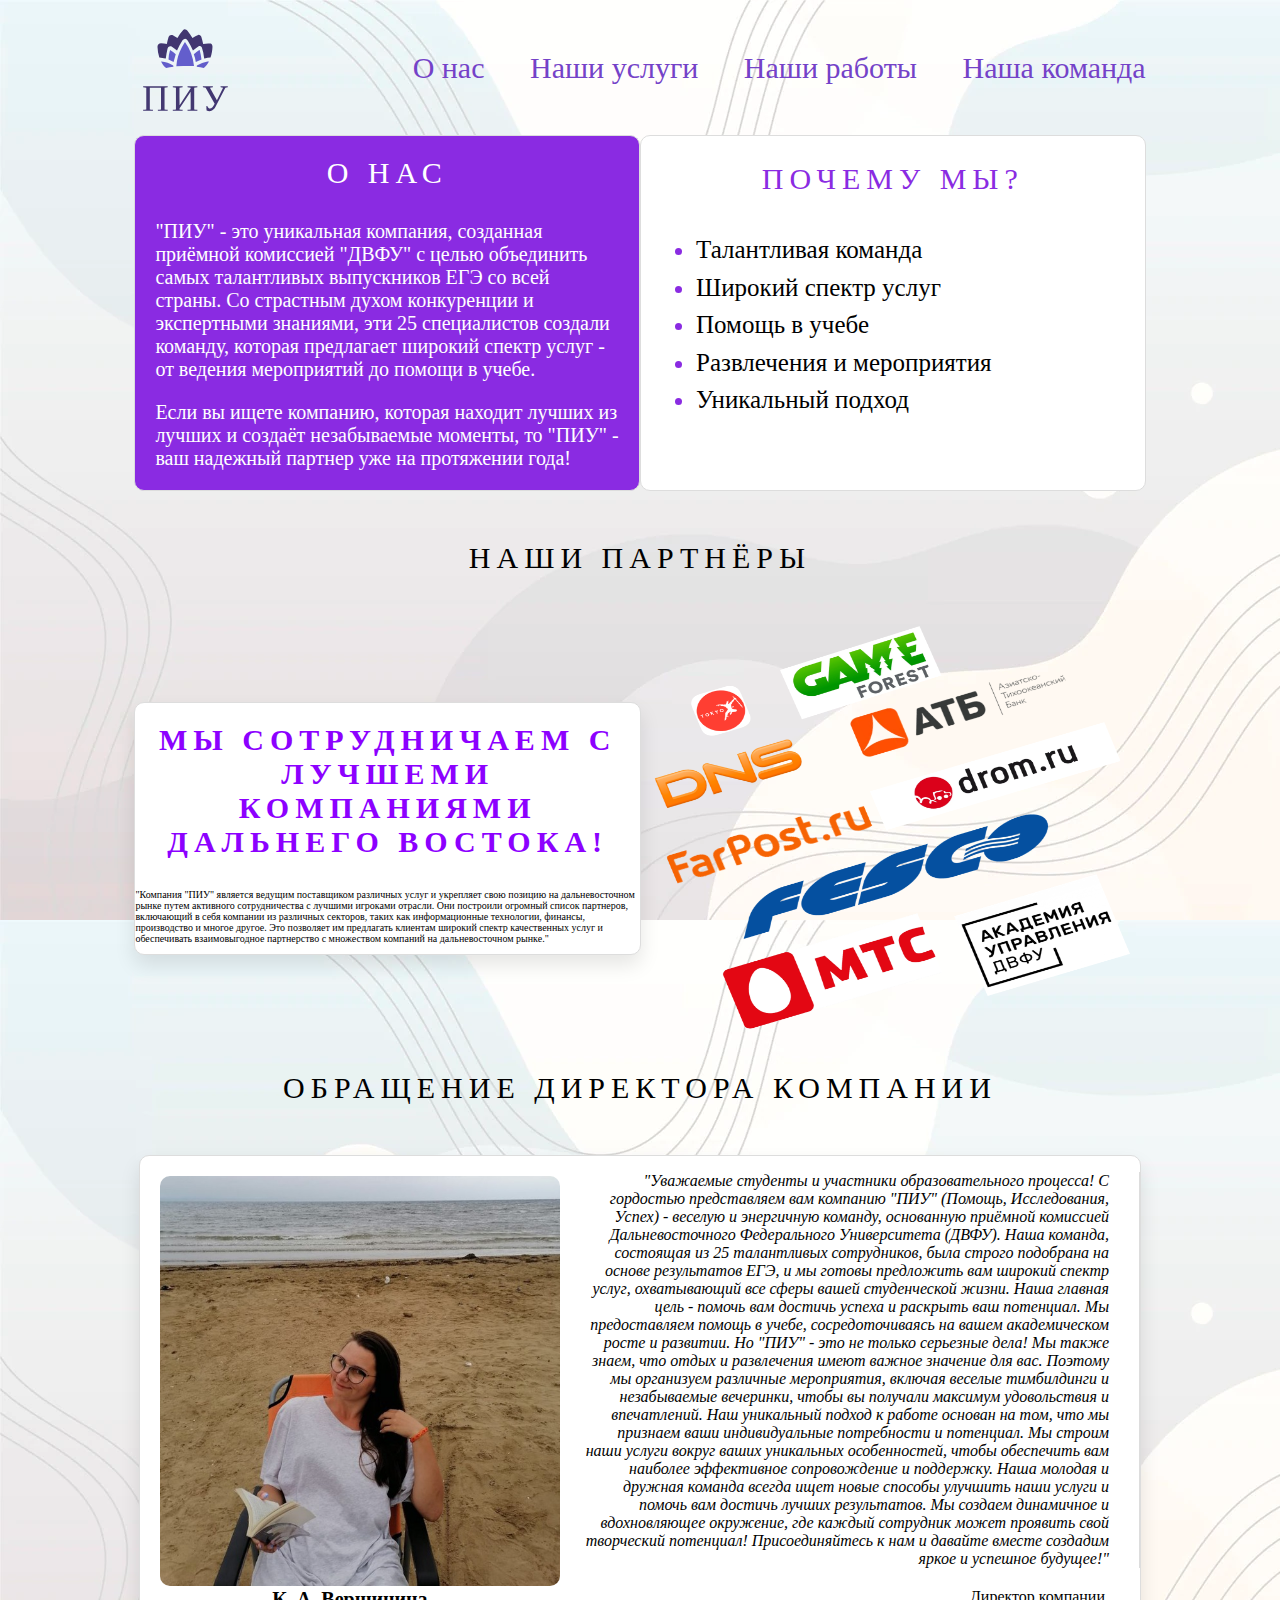
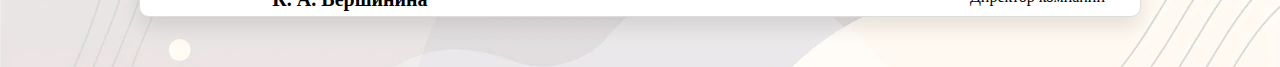
<file: Website/AboutUs.html>
<!DOCTYPE html>
<html lang="ru">
  <head>
  	
    <meta charset="utf-8">
    <meta http-equiv="X-UA-Compatible" content="IE=edge">
    <meta name="viewport" content="width=device-width, initial-scale=1">
    <link rel="icon" href="img/Logo.svg">
    <title>О нас - ПИУ</title>
    <link href="css/style.css" rel="stylesheet">
   
  </head>
  <body>

      <header>
        <a href="Website.html"><img src="img/Logo.svg" alt="Главная" title = "Главная"></a>
        <!-- Меню -->
        <nav>
          <a class="menu" href="AboutUs.html">О нас</a>
          <a class="menu" href="Services.html">Наши услуги</a>
          <a class="menu" href="Works.html">Наши работы</a>
          <a class="menu" href="Team.html">Наша команда</a>
        </nav>
      </header>

      <main>
        <div class="start">
        <div class="half-violet">
          <h1>О нас</h1>
          <p>"ПИУ" - это уникальная компания, созданная приёмной комиссией "ДВФУ" с целью объединить самых талантливых выпускников ЕГЭ со всей страны. Со страстным духом конкуренции и экспертными знаниями, эти 25 специалистов создали команду, которая предлагает широкий спектр услуг - от ведения мероприятий до помощи в учебе. 
</p>

         <p> Если вы ищете компанию, которая находит лучших из лучших и создаёт незабываемые моменты, то "ПИУ" - ваш надежный партнер уже на протяжении года!</p>
        </div>

        <div class="half-white">
          <h1>Почему мы?</h1>
          <ul>
            <li><span>Талантливая команда</span></li>
            <li><span>Широкий спектр услуг</span></li>
            <li><span>Помощь в учебе</span></li>
            <li><span>Развлечения и мероприятия</span></li>
            <li><span>Уникальный подход</span></li>
        </ul>
        </div>
      </div>
      <h1>Наши партнёры</h1>
      <div class = "partners">
      <img src="img/партнёры.png" alt="Услуга 3">
      <div class = "inf">
      <h1>Мы сотрудничаем с лучшеми компаниями дальнего востока!</h1>
      <p class="">"Компания "ПИУ" является ведущим поставщиком различных услуг и укрепляет свою позицию на дальневосточном рынке путем активного сотрудничества с лучшими игроками отрасли. Они построили огромный список партнеров, включающий в себя компании из различных секторов, таких как информационные технологии, финансы, производство и многое другое. Это позволяет им предлагать клиентам широкий спектр качественных услуг и обеспечивать взаимовыгодное партнерство с множеством компаний на дальневосточном рынке."</p>
    </div>
    </div>
<h1>Обращение директора компании</h1>
       <div class="card_4">
        <div class = "right">
      <img src="img/директор.jpg" alt="Фото директора">
      <div class="card__initials_4">К. А. Вершинина</div>
      </div>
      <div class = "left">
        <p class="card__quote_4">"Уважаемые студенты и участники образовательного процесса!
С гордостью представляем вам компанию "ПИУ" (Помощь, Исследования, Успех) - веселую и энергичную команду, основанную приёмной комиссией Дальневосточного Федерального Университета (ДВФУ). Наша команда, состоящая из 25 талантливых сотрудников, была строго подобрана на основе результатов ЕГЭ, и мы готовы предложить вам широкий спектр услуг, охватывающий все сферы вашей студенческой жизни.
Наша главная цель - помочь вам достичь успеха и раскрыть ваш потенциал. Мы предоставляем помощь в учебе, сосредоточиваясь на вашем академическом росте и развитии. Но "ПИУ" - это не только серьезные дела! Мы также знаем, что отдых и развлечения имеют важное значение для вас. Поэтому мы организуем различные мероприятия, включая веселые тимбилдинги и незабываемые вечеринки, чтобы вы получали максимум удовольствия и впечатлений.
Наш уникальный подход к работе основан на том, что мы признаем ваши индивидуальные потребности и потенциал. Мы строим наши услуги вокруг ваших уникальных особенностей, чтобы обеспечить вам наиболее эффективное сопровождение и поддержку.
Наша молодая и дружная команда всегда ищет новые способы улучшить наши услуги и помочь вам достичь лучших результатов. Мы создаем динамичное и вдохновляющее окружение, где каждый сотрудник может проявить свой творческий потенциал!
Присоединяйтесь к нам и давайте вместе создадим яркое и успешное будущее!"</p>
        <div class="card__author_4">
          Директор компании
        </div>
      </div>
    </div>

      </main>
</file>
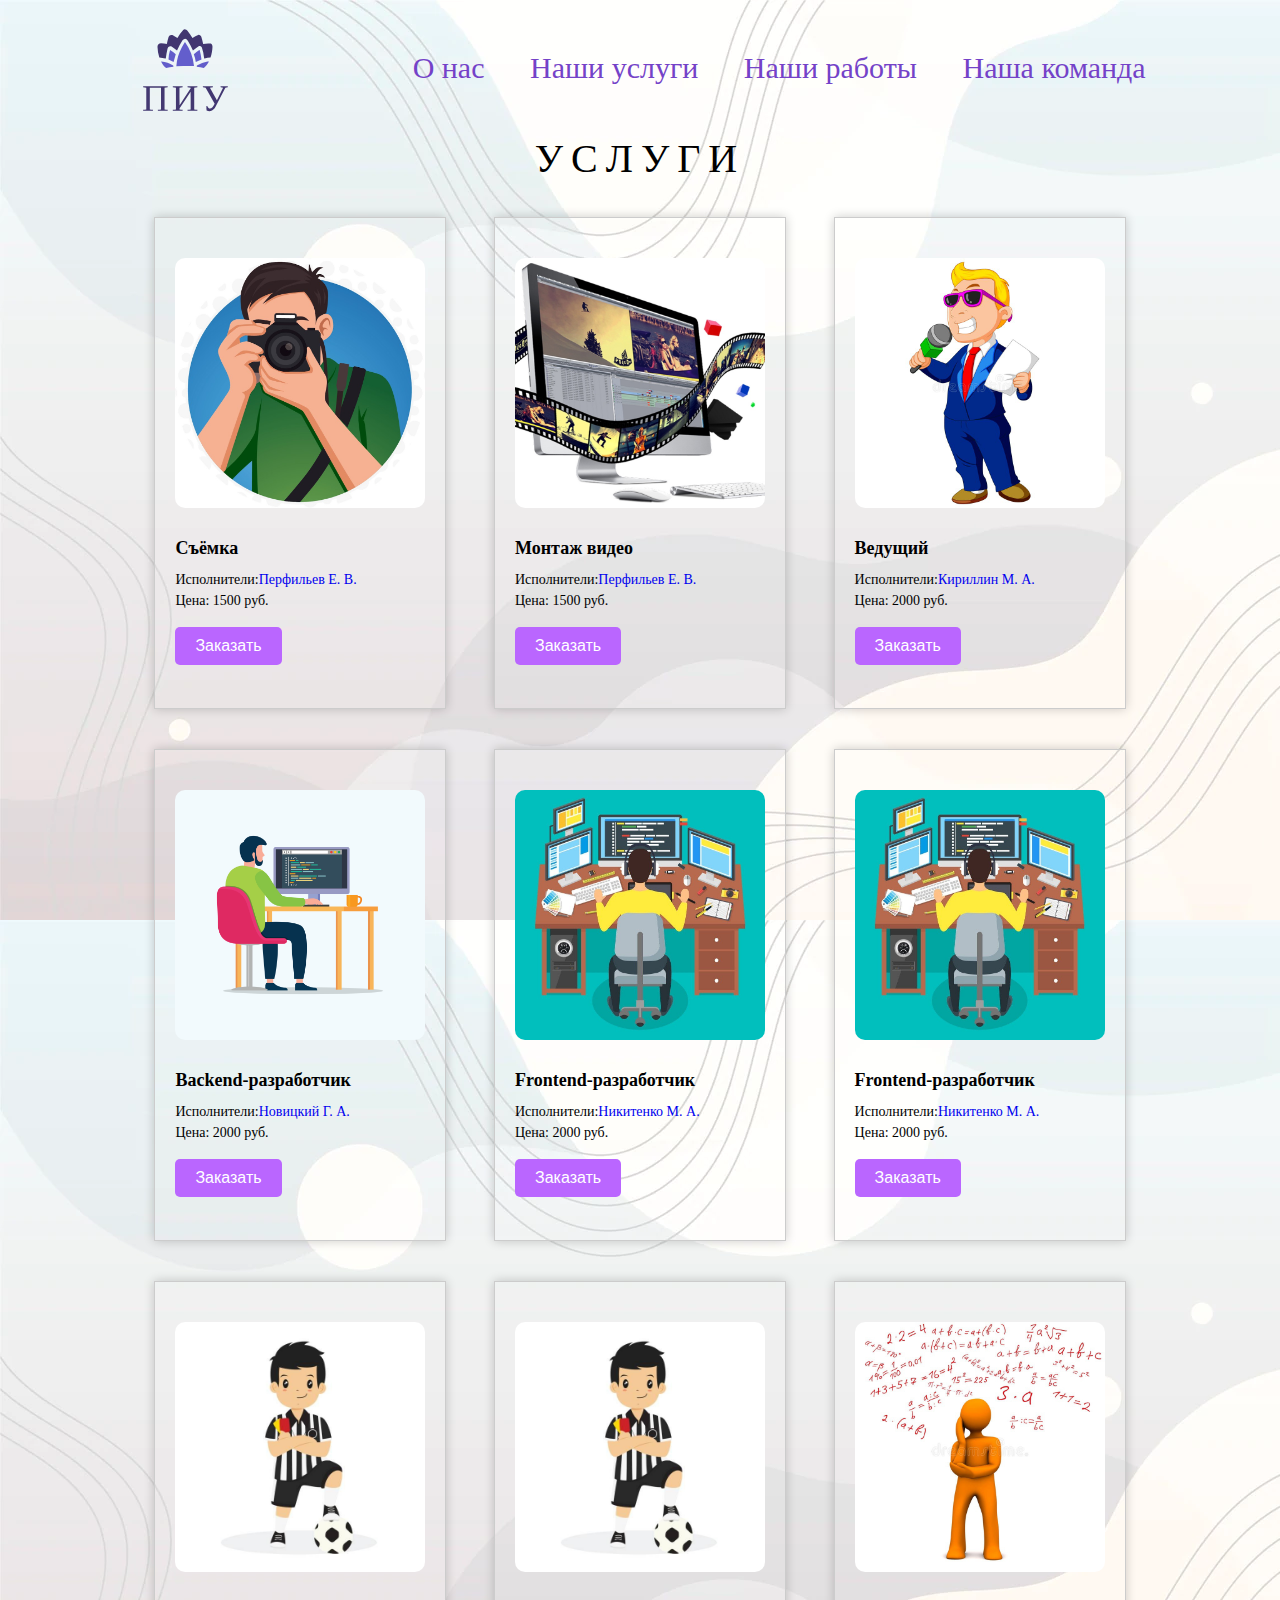
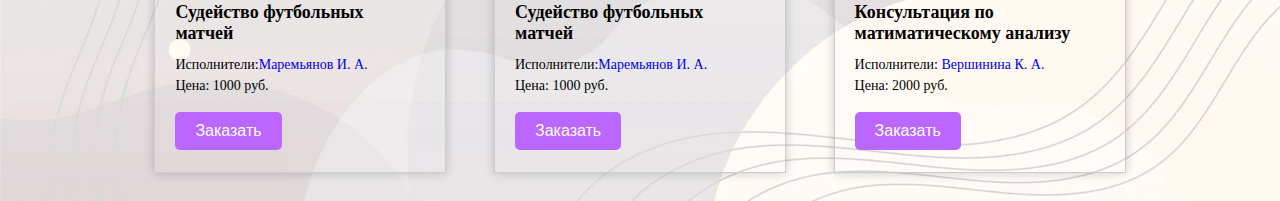
<file: Website/Services.html>
<!DOCTYPE html>
<html lang="ru">
  <head>
  	
    <meta charset="utf-8">
    <meta http-equiv="X-UA-Compatible" content="IE=edge">
    <meta name="viewport" content="width=device-width, initial-scale=1">
    <link rel="icon" href="img/Logo.svg">
    <title>Наши услуги - ПИУ</title>
    <link href="css/style.css" rel="stylesheet">
   
  </head>
  <body>

      <header>
        <a href="Website.html"><img src="img/Logo.svg" alt="Главная" title = "Главная"></a>
        <!-- Меню -->
        <nav>
          <a class="menu" href="AboutUs.html">О нас</a>
          <a class="menu" href="Services.html">Наши услуги</a>
          <a class="menu" href="Works.html">Наши работы</a>
          <a class="menu" href="Team.html">Наша команда</a>
        </nav>
      </header>
      <main>

        <div class="waviy">
   <span style="--i:1">У</span>
   <span style="--i:2">С</span>
   <span style="--i:3">Л</span>
   <span style="--i:4">У</span>
   <span style="--i:5">Г</span>
   <span style="--i:6">И</span>

  </div>

        <div class= "services">

             <div class="card_5">
              <img src="img/фото.jpg" alt="Услуга 2">
              <h3>Съёмка</h3>
              <p>Исполнители:<a href="Team.html#Evgeny">Перфильев Е. В.</a></p>
              <p>Цена: 1500 руб.</p>
              <button>Заказать</button>
             </div>

             <div class="card_5">
              <img src="img/монтаж.jpg" alt="Услуга 2">
              <h3>Монтаж видео</h3>
              <p>Исполнители:<a href="Team.html#Evgeny">Перфильев Е. В.</a></p>
              <p>Цена: 1500 руб.</p>
              <button>Заказать</button>
             </div>

             <div class="card_5">
              <img src="img/ведущий.jpg" alt="Услуга 3">
              <h3>Ведущий</h3>
              <p>Исполнители:<a href="Team.html#MaksimK">Кириллин М. А.</a></p>
              <p>Цена: 2000 руб.</p>
              <button>Заказать</button>
             </div>

             <div class="card_5">
              <img src="img/программист.jpg" alt="Услуга 3">
              <h3>Backend-разработчик</h3>
              <p>Исполнители:<a href="Team.html#Gosha">Новицкий Г. А.</a></p>
              <p>Цена: 2000 руб.</p>
              <button>Заказать</button>
             </div>

             <div class="card_5">
              <img src="img/фронт.jpg" alt="Услуга 3">
              <h3>Frontend-разработчик</h3>
              <p>Исполнители:<a href="Team.html#Maksim">Никитенко М. А.</a></p>
              <p>Цена: 2000 руб.</p>
              <button>Заказать</button>
             </div>

             <div class="card_5">
              <img src="img/фронт.jpg" alt="Услуга 3">
              <h3>Frontend-разработчик</h3>
              <p>Исполнители:<a href="Team.html#Maksim">Никитенко М. А.</a></p>
              <p>Цена: 2000 руб.</p>
              <button>Заказать</button>
             </div>

             <div class="card_5">
              <img src="img/судья.jpg" alt="Услуга 1">
              <h3>Судейство футбольных матчей</h3>
              <p>Исполнители:<a href="Team.html#Vanya">Маремьянов И. А.</a></p>
              <p>Цена: 1000 руб.</p>
              <button>Заказать</button>
            </div>

             <div class="card_5">
              <img src="img/судья.jpg" alt="Услуга 1">
              <h3>Судейство футбольных матчей</h3>
              <p>Исполнители:<a href="Team.html#Vanya">Маремьянов И. А.</a></p>
              <p>Цена: 1000 руб.</p>
              <button>Заказать</button>
            </div>

             <div class="card_5">
              <img src="img/математика.jpg" alt="Услуга 3">
              <h3>Консультация по матиматическому анализу</h3>
              <p>Исполнители: <a href="Team.html#Ksenya">Вершинина К. А.</a></p>
              <p>Цена: 2000 руб.</p>
              <button>Заказать</button>
             </div>

           </div>
      </main>
</file>
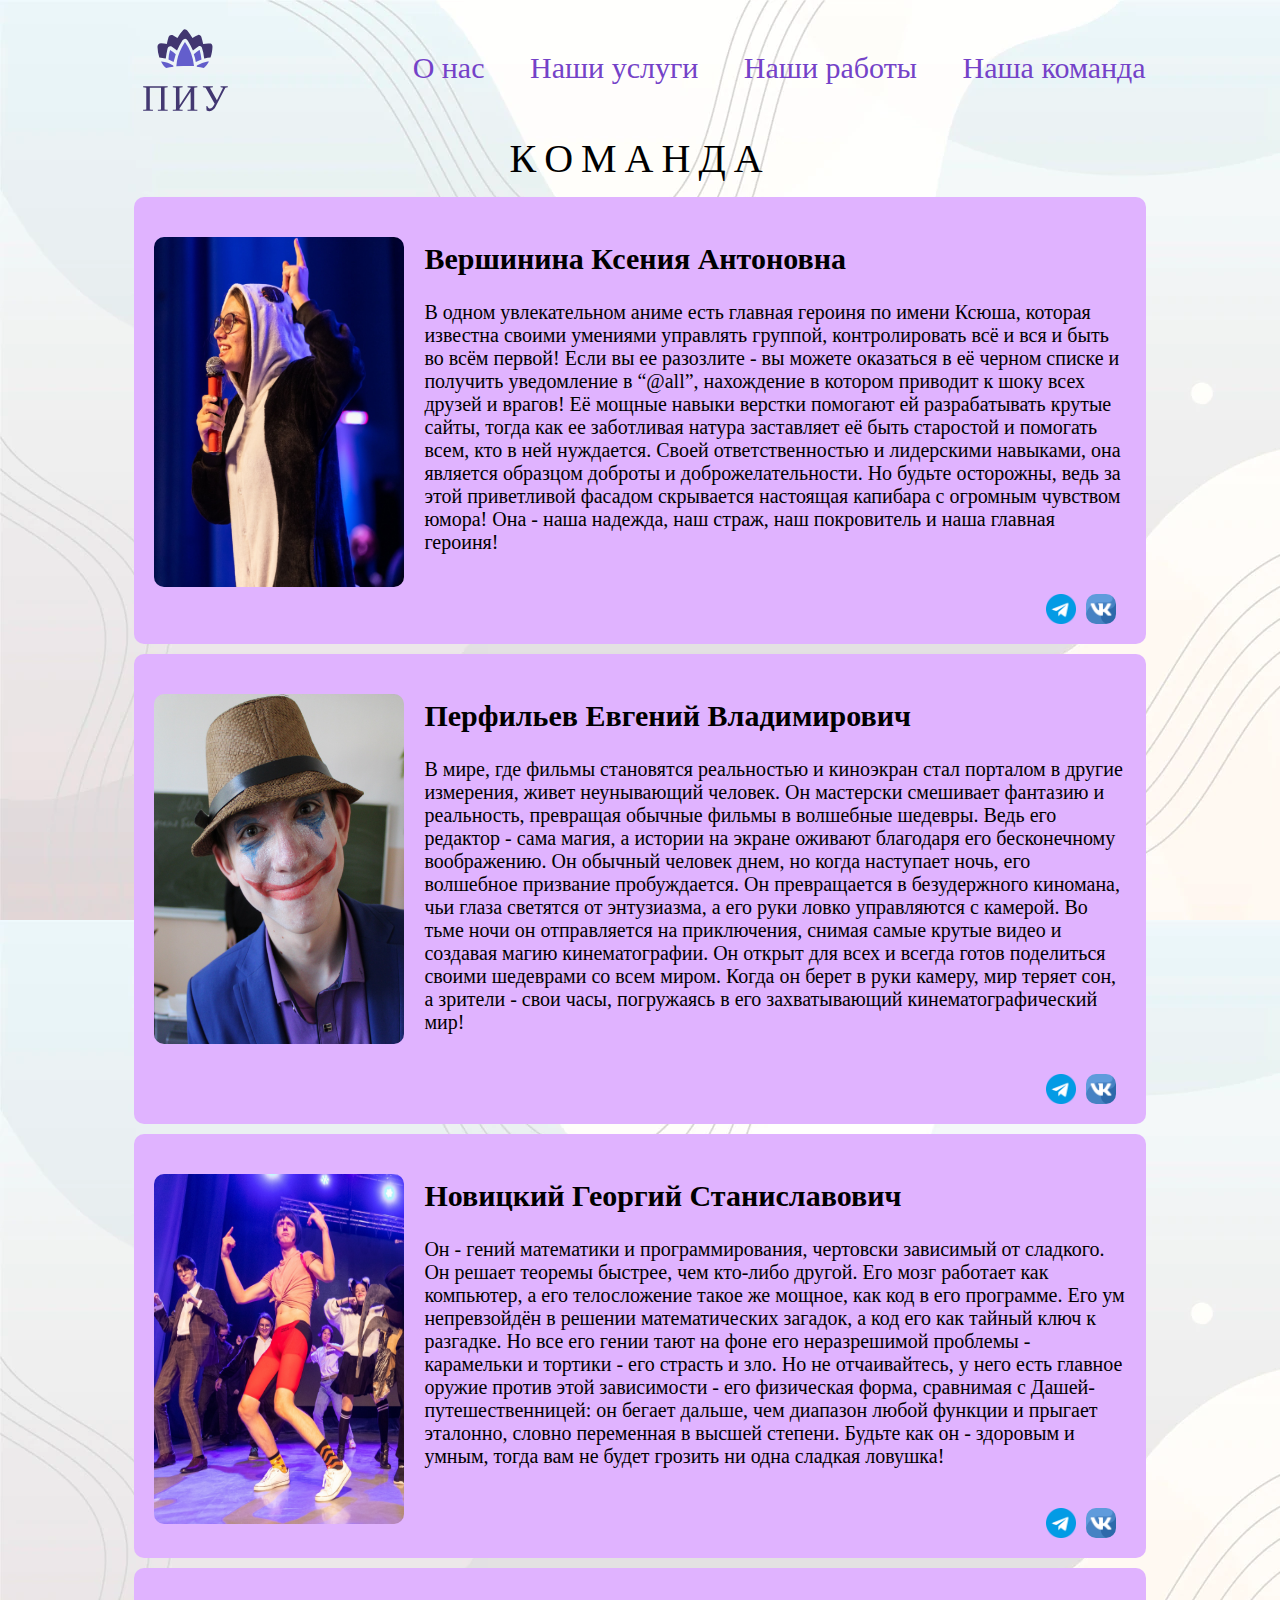
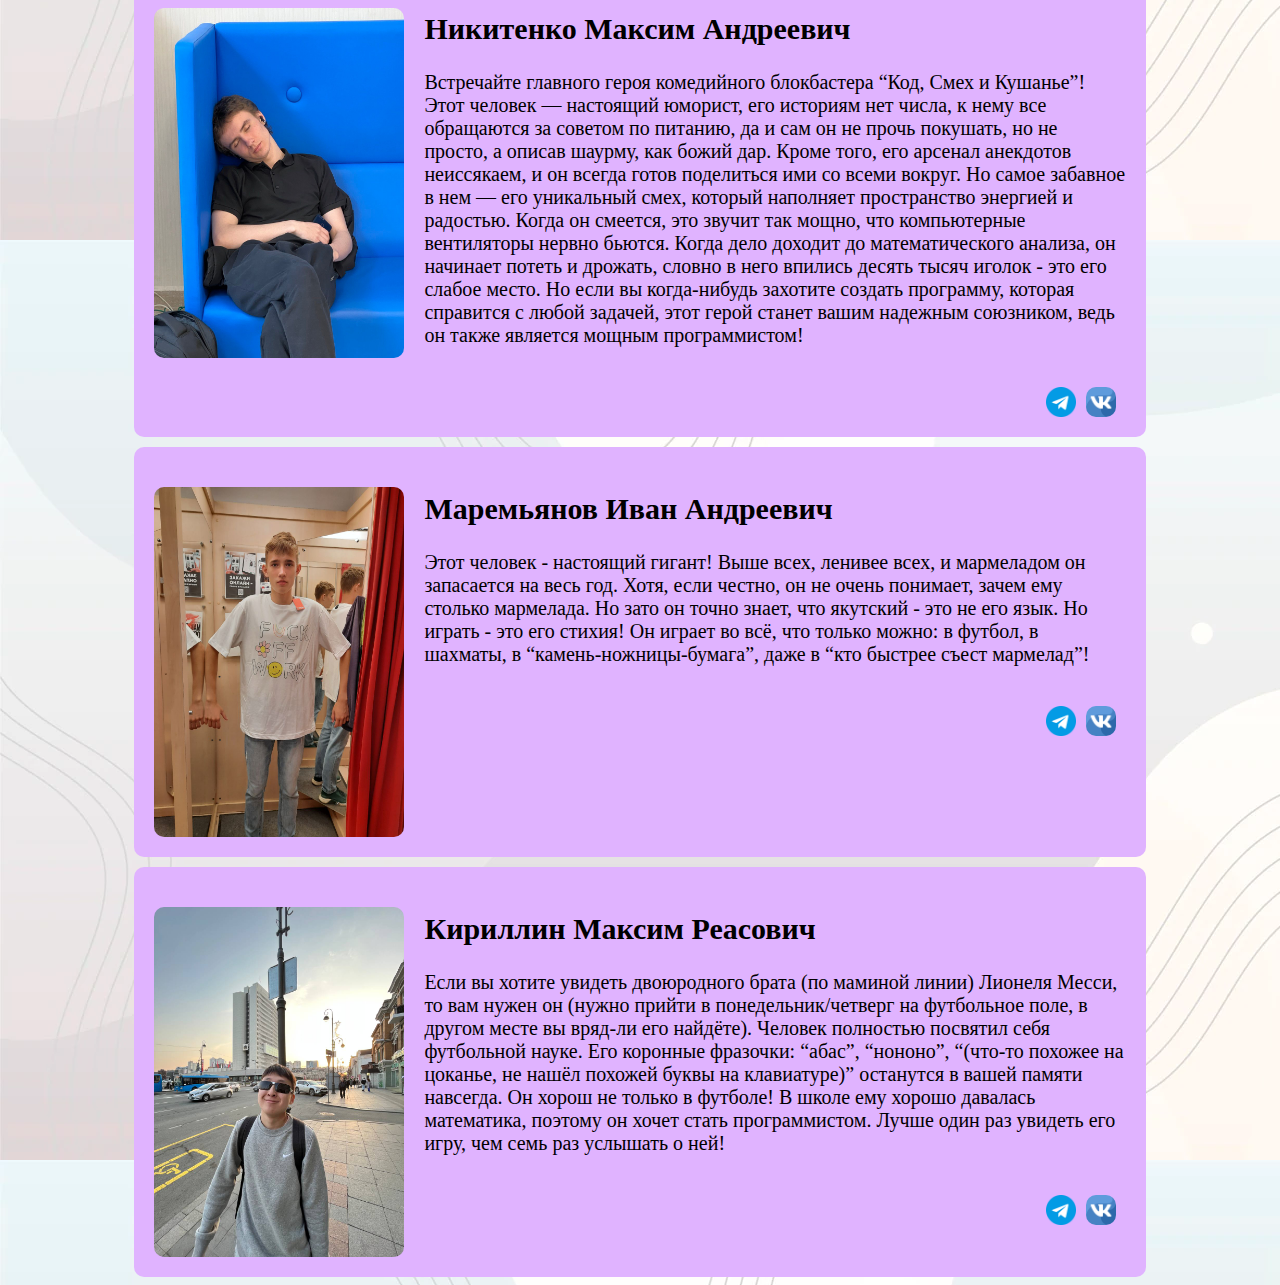
<file: Website/Team.html>
<!DOCTYPE html>
<html lang="ru">
  <head>
  	
    <meta charset="utf-8">
    <meta http-equiv="X-UA-Compatible" content="IE=edge">
    <meta name="viewport" content="width=device-width, initial-scale=1">
    <link rel="icon" href="img/Logo.svg">
    <title>Наша команда - ПИУ</title>
    <link href="css/style.css" rel="stylesheet">
   
  </head>
  <body>

      <header>
        <a href="Website.html"><img src="img/Logo.svg" alt="Главная" title = "Главная"></a>
        <!-- Меню -->
        <nav>
          <a class="menu" href="AboutUs.html">О нас</a>
          <a class="menu" href="Services.html">Наши услуги</a>
          <a class="menu" href="Works.html">Наши работы</a>
          <a class="menu" href="Team.html">Наша команда</a>
        </nav>
      </header>


      <main>
        
                <div class="waviy">
   <span style="--i:1">К</span>
   <span style="--i:2">О</span>
   <span style="--i:3">М</span>
   <span style="--i:4">А</span>
   <span style="--i:5">Н</span>
   <span style="--i:6">Д</span>
   <span style="--i:7">А</span>
   <span style="--i:8"></span>
  </div>

        <div class="card" id="Ksenia">
          <img class="photo" src="img/Ksenia.jpg" alt="Фотография человека">
          <div class="info">
            <h2>Вершинина Ксения Антоновна</h2>
            <p>В одном увлекательном аниме есть главная героиня по имени Ксюша, которая известна своими умениями управлять группой, контролировать всё и вся и быть во всём первой! Если вы ее разозлите - вы можете оказаться в её черном списке и получить уведомление в “@all”, нахождение в котором приводит к шоку всех друзей и врагов! Её мощные навыки верстки помогают ей разрабатывать крутые сайты, тогда как ее заботливая натура заставляет её быть старостой и помогать всем, кто в ней нуждается. Своей ответственностью и лидерскими навыками, она является образцом доброты и доброжелательности. Но будьте осторожны, ведь за этой приветливой фасадом скрывается настоящая капибара с огромным чувством юмора! Она - наша надежда, наш страж, наш покровитель и наша главная героиня!</p>
            <a href="#vk" onclick="window.open('https://vk.com/ksusavershinina')"><img class="messenger" src="img/vk.png" alt="VK"></a>
            <a href="#vk" onclick="window.open('https://t.me/ksusaversinina')"><img class="messenger" src="img/tg.png" alt="VK"></a>
          </div>
        </div>

        <div class="card" id="Evgeny">
          <img class="photo" src="img/Evgeny.jpg" alt="Фотография человека">
          <div class="info">
            <h2>Перфильев Евгений Владимирович</h2>
            <p>В мире, где фильмы становятся реальностью и киноэкран стал порталом в другие измерения, живет неунывающий человек. Он мастерски смешивает фантазию и реальность, превращая обычные фильмы в волшебные шедевры. Ведь его редактор - сама магия, а истории на экране оживают благодаря его бесконечному воображению. Он обычный человек днем, но когда наступает ночь, его волшебное призвание пробуждается. Он превращается в безудержного киномана, чьи глаза светятся от энтузиазма, а его руки ловко управляются с камерой. Во тьме ночи он отправляется на приключения, снимая самые крутые видео и создавая магию кинематографии. Он открыт для всех и всегда готов поделиться своими шедеврами со всем миром. Когда он берет в руки камеру, мир теряет сон, а зрители - свои часы, погружаясь в его захватывающий кинематографический мир!</p>
            <a href="#vk" onclick="window.open('https://vk.com/e.perfilev2005')"><img class="messenger" src="img/vk.png" alt="VK"></a>
            <a href="#vk" onclick="window.open('https://t.me/PerfilevEvgeny')"><img class="messenger" src="img/tg.png" alt="VK"></a>
          </div>
        </div>

        <div class="card" id="Gosha">
          <img class="photo" src="img/Gosha.jpg" alt="Фотография человека">
          <div class="info">
            <h2>Новицкий Георгий Станиславович</h2>
            <p>Он - гений математики и программирования, чертовски зависимый от сладкого. Он решает теоремы быстрее, чем кто-либо другой. Его мозг работает как компьютер, а его телосложение такое же мощное, как код в его программе. Его ум непревзойдён в решении математических загадок, а код его как тайный ключ к разгадке. Но все его гении тают на фоне его неразрешимой проблемы - карамельки и тортики - его страсть и зло. Но не отчаивайтесь, у него есть главное оружие против этой зависимости - его физическая форма, сравнимая с Дашей-путешественницей: он бегает дальше, чем диапазон любой функции и прыгает эталонно, словно переменная в высшей степени. Будьте как он - здоровым и умным, тогда вам не будет грозить ни одна сладкая ловушка!</p>
            <a href="#vk" onclick="window.open('https://vk.com/georgykingoforgy')"><img class="messenger" src="img/vk.png" alt="VK"></a>
            <a href="#vk" onclick="window.open('https://t.me/maggalon')"><img class="messenger" src="img/tg.png" alt="VK"></a>
          </div>
        </div>

        <div class="card" id="Maksim">
          <img class="photo" src="img/Maksim.jpg" alt="Фотография человека">
          <div class="info">
            <h2>Никитенко Максим Андреевич</h2>
            <p>Встречайте главного героя комедийного блокбастера “Код, Смех и Кушанье”! Этот человек — настоящий юморист, его историям нет числа, к нему все обращаются за советом по питанию, да и сам он не прочь покушать, но не просто, а описав шаурму, как божий дар. Кроме того, его арсенал анекдотов неиссякаем, и он всегда готов поделиться ими со всеми вокруг. Но самое забавное в нем — его уникальный смех, который наполняет пространство энергией и радостью. Когда он смеется, это звучит так мощно, что компьютерные вентиляторы нервно бьются. Когда дело доходит до математического анализа, он начинает потеть и дрожать, словно в него впились десять тысяч иголок - это его слабое место. Но если вы когда-нибудь захотите создать программу, которая справится с любой задачей, этот герой станет вашим надежным союзником, ведь он также является мощным программистом!</p>
            <a href="#vk" onclick="window.open('https://vk.com/timenkougly')"><img class="messenger" src="img/vk.png" alt="VK"></a>
            <a href="#vk" onclick="window.open('https://t.me/timenkomm')"><img class="messenger" src="img/tg.png" alt="VK"></a>
          </div>
        </div>

        <div class="card" id="Vanya">
          <img class="photo" src="img/Vanya.jpg" alt="Фотография человека">
          <div class="info">
            <h2>Маремьянов Иван Андреевич</h2>
            <p>Этот человек - настоящий гигант! Выше всех, ленивее всех, и мармеладом он запасается на весь год. Хотя, если честно, он не очень понимает, зачем ему столько мармелада. Но зато он точно знает, что якутский - это не его язык. Но играть - это его стихия! Он играет во всё, что только можно: в футбол, в шахматы, в “камень-ножницы-бумага”, даже в “кто быстрее съест мармелад”!</p>
            <a href="#vk" onclick="window.open('https://vk.com/kardio_mashina')"><img class="messenger" src="img/vk.png" alt="VK"></a>
            <a href="#vk" onclick="window.open('https://t.me/IvanPerfecto')"><img class="messenger" src="img/tg.png" alt="VK"></a>
          </div>
        </div>

        <div class="card" id="MaksimK">
          <img class="photo" src="img/MaksimK.jpg" alt="Фотография человека">
          <div class="info">
            <h2>Кириллин Максим Реасович</h2>
            <p>Если вы хотите увидеть двоюродного брата (по маминой линии) Лионеля Месси, то вам нужен он (нужно прийти в понедельник/четверг на футбольное поле, в другом месте вы вряд-ли его найдёте). Человек полностью посвятил себя футбольной науке. Его коронные фразочки: “абас”, “нононо”, “(что-то похожее на цоканье, не нашёл похожей буквы на клавиатуре)” останутся в вашей памяти навсегда. Он хорош не только в футболе! В школе ему хорошо давалась математика, поэтому он хочет стать программистом. Лучше один раз увидеть его игру, чем семь раз услышать о ней!</p>
            <a href="#vk" onclick="window.open('https://vk.com/matacao')"><img class="messenger" src="img/vk.png" alt="VK"></a>
            <a href="#vk" onclick="window.open('https://t.me/matic_23')"><img class="messenger" src="img/tg.png" alt="VK"></a>
          </div>
        </div>

      </main>
</file>
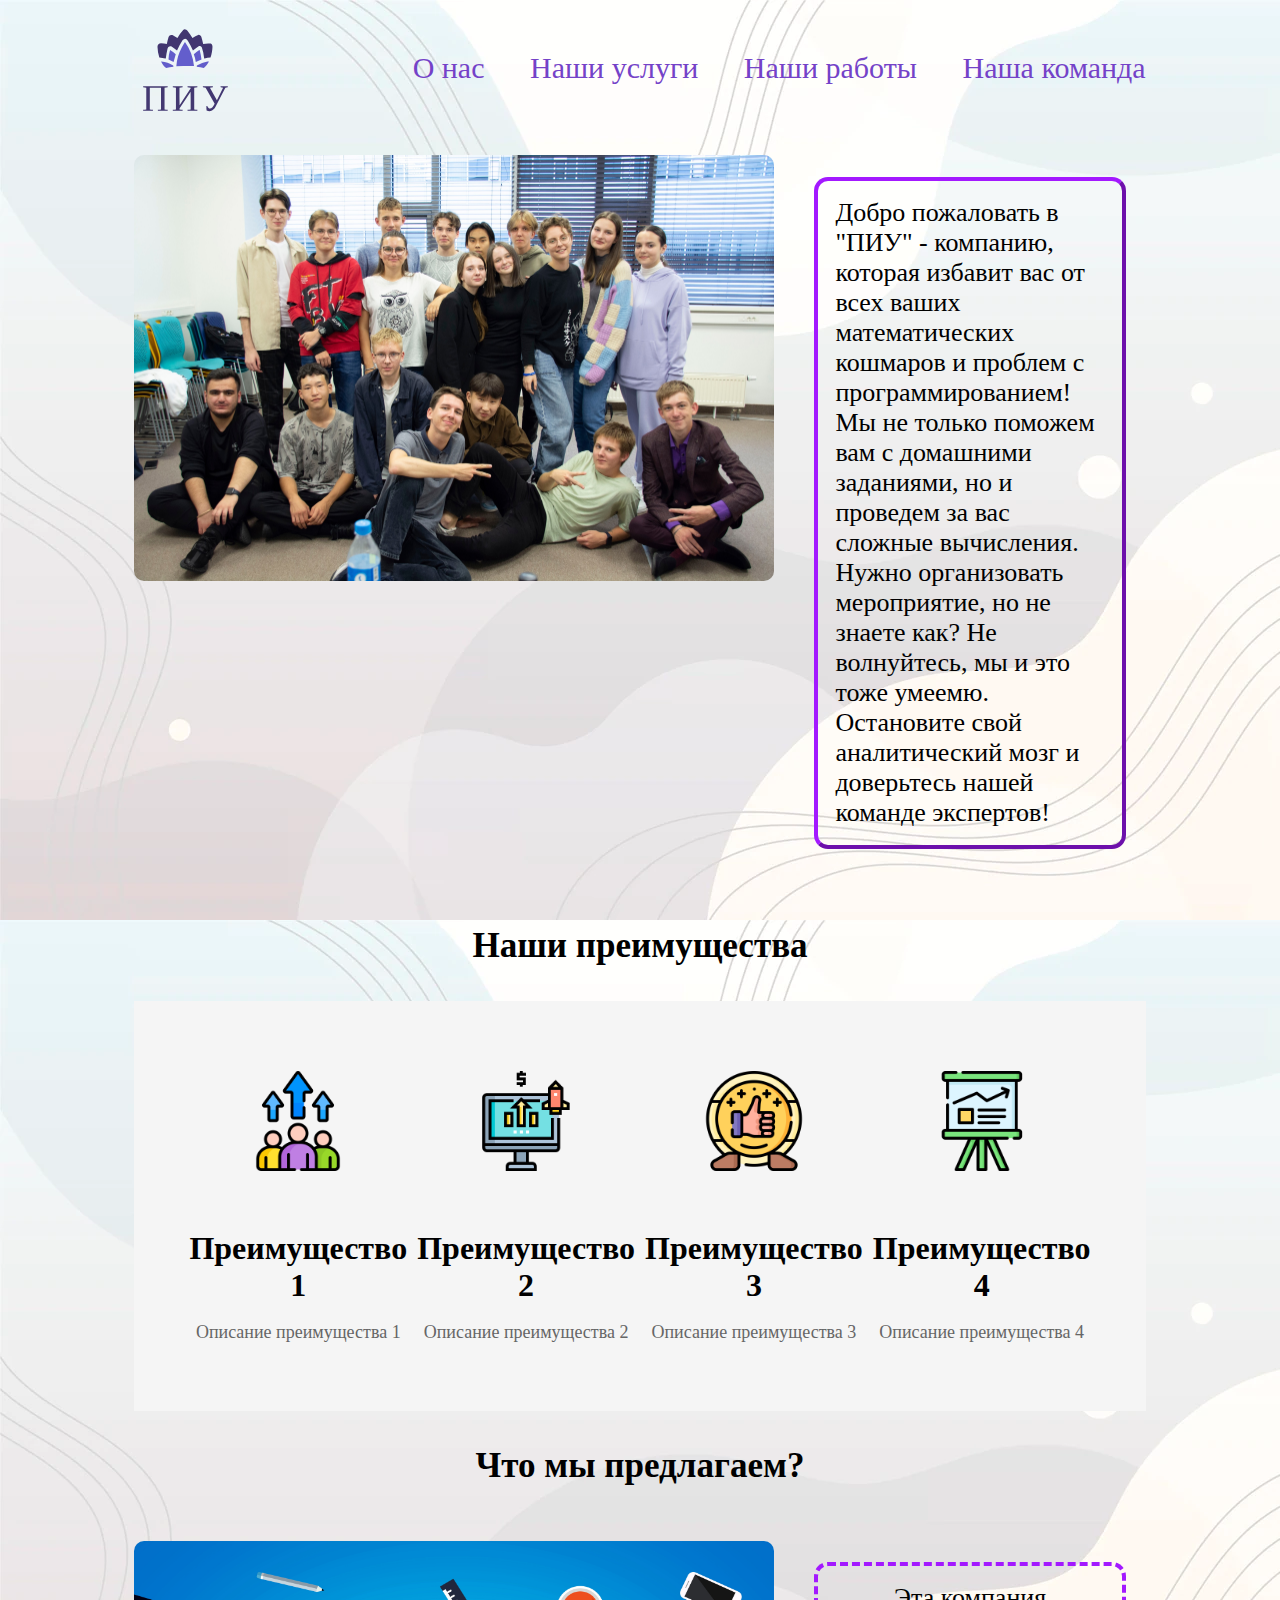
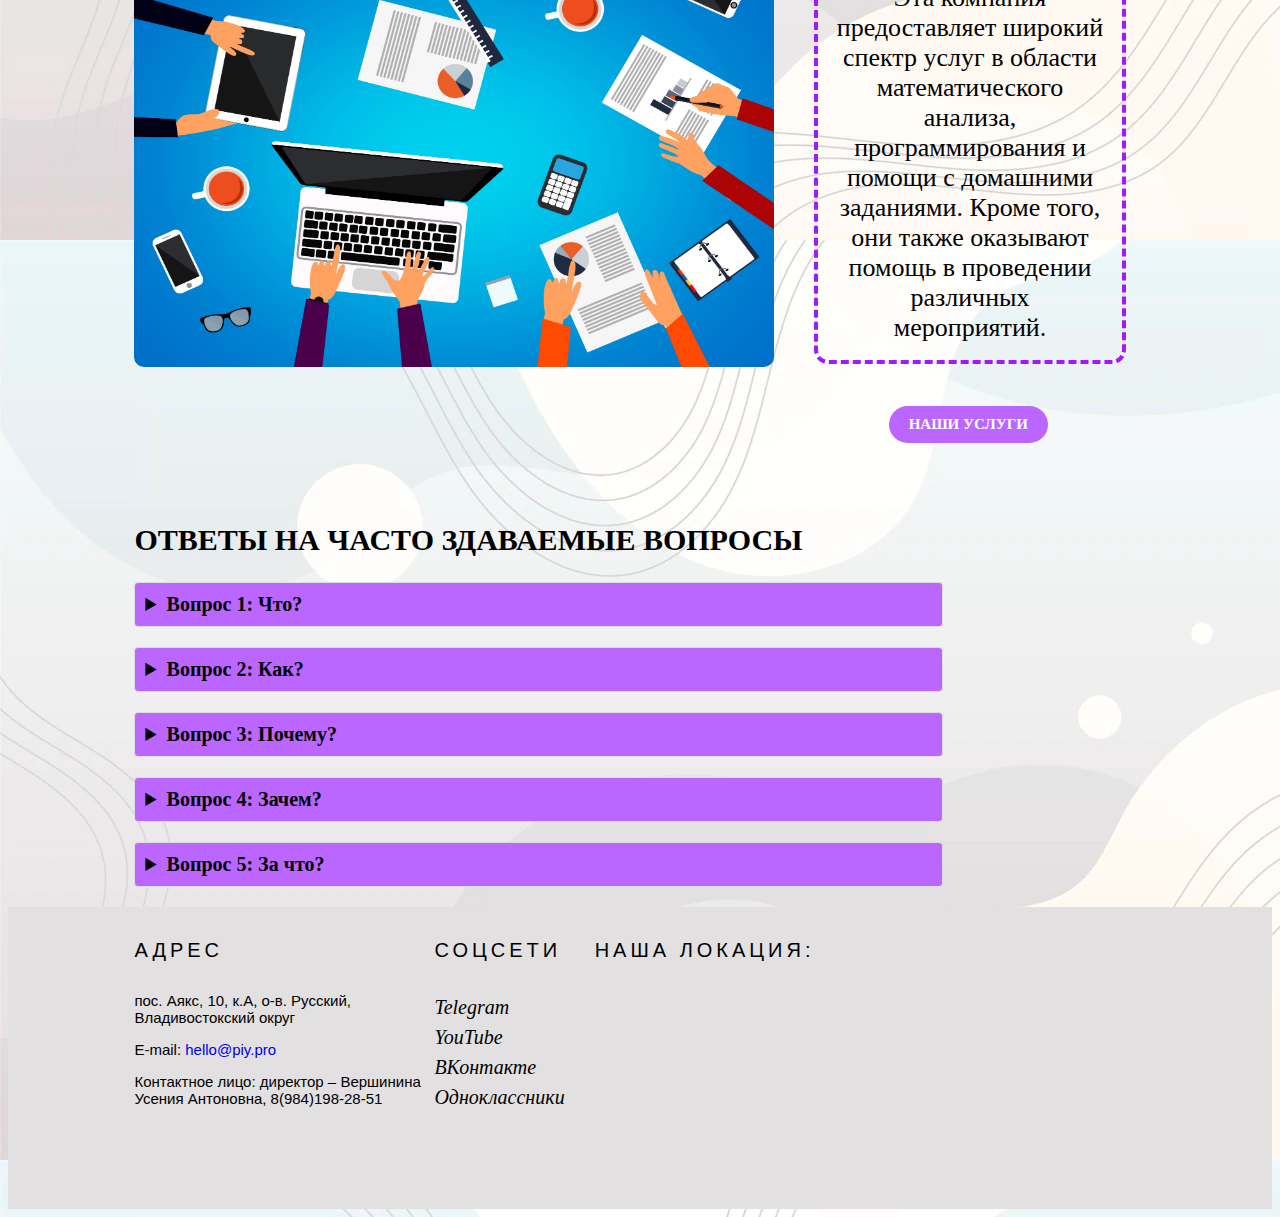
<file: Website/Website.html>
<!DOCTYPE html>
<html lang="ru">
  <head>
  	
    <meta charset="utf-8">
    <meta http-equiv="X-UA-Compatible" content="IE=edge">
    <meta name="viewport" content="width=device-width, initial-scale=1">
    <link rel="icon" href="img/Logo.svg">
    <title>Главная - ПИУ</title>
    <link href="css/style.css" rel="stylesheet">
   
  </head>
  <body>

  
      <header>
        <a href="Website.html"><img src="img/Logo.svg" alt="Главная" title = "Главная"></a>
        <!-- Меню -->
        <nav>
          <a class="menu" href="AboutUs.html">О нас</a>
          <a class="menu" href="Services.html">Наши услуги</a>
          <a class="menu" href="Works.html">Наши работы</a>
          <a class="menu" href="Team.html">Наша команда</a>
        </nav>
      </header>

      <main>

        <div style="display: flex">
          <div>
            <img src="img/piy.png" alt="Группа">
          </div>
          <div class="card_2">            
              <h2>Добро пожаловать в "ПИУ" - компанию, которая избавит вас от всех ваших математических кошмаров и проблем с программированием! Мы не только поможем вам с домашними заданиями, но и проведем за вас сложные вычисления. Нужно организовать мероприятие, но не знаете как? Не волнуйтесь, мы и это тоже умеемю. Остановите свой аналитический мозг и доверьтесь нашей команде экспертов!</h2>
          </div>
        </div>


<!-- Блок наши преимущества -->
<section class="advantages">
 <h3>Наши преимущества</h3>
 <div class="our-advantages">
  <div class="advantage-container">
    <img src="img/1.png" alt="Преимущество 1">
    <h3>Преимущество 1</h3>
    <p>Описание преимущества 1</p>
  </div>
  <div class="advantage-container">
    <img src="img/2.png" alt="Преимущество 2">
    <h3>Преимущество 2</h3>
    <p>Описание преимущества 2</p>
  </div>
  <div class="advantage-container">
    <img src="img/3.png" alt="Преимущество 3">
    <h3>Преимущество 3</h3>
    <p>Описание преимущества 3</p>
  </div>
  <div class="advantage-container">
    <img src="img/4.png" alt="Преимущество 4">
    <h3>Преимущество 4</h3>
    <p>Описание преимущества 4</p>
  </div>
</div>
</section>
<!-- Блок наши преимущества закончился-->


<section class="offers">
  <h3>Что мы предлагаем?</h3>
   <div style="display: flex">
          <div>
            <img src="img/5.jpg" alt="Группа">
          </div>
          <div class="card_3">            
              <h2>Эта компания предоставляет широкий спектр услуг в области математического анализа, программирования и помощи с домашними заданиями. Кроме того, они также оказывают помощь в проведении различных мероприятий.</h2>
              <div><a href="Services.html" class="oval-button">Наши услуги</a></div>
          </div>
        </div>
</section>
    



<!-- Блок вопрос-ответ -->
<section class="faq">
  <h2>Ответы на часто здаваемые вопросы</h2>
  <details>
    <summary>Вопрос 1: Что?</summary>
    <p>Ответ на вопрос 1: Это информация о чем-то важном.</p>
  </details>
  <details>
    <summary>Вопрос 2: Как?</summary>
    <p>Ответ на вопрос 2: Это информация о чем-то другом важном.</p>
  </details>
  <details>
    <summary>Вопрос 3: Почему?</summary>
    <p>Ответ на вопрос 3: Это информация о чем-то другом важном.</p>
  </details>
  <details>
    <summary>Вопрос 4: Зачем?</summary>
    <p>Ответ на вопрос 4: Это информация о чем-то другом важном.</p>
  </details>
  <details>
    <summary>Вопрос 5: За что?</summary>
    <p>Ответ на вопрос 5: Это информация о чем-то другом важном.</p>
  </details>
</section>
<!-- Блок вопрос-ответ закончен -->
  </main>


<!-- Блок контактов -->
  <footer>
  <div class="information"> 
        <h1>Адрес</h1> 
        <p>пос. Аякс, 10, к.A, о-в. Русский,<br> 
        Владивостокский округ</p> 
        <p>E-mail:
        <a href="mailto:hello@univermagia.pro">hello@piy.pro</a></p> 
        <p>Контактное лицо: директор – Вершинина Усения Антоновна,
        8(984)198-28-51</p>
      </div> 

      <div class="social-network">
            <h1>Соцсети</h1>
            <a href="https://t.me/crksdvfu">Telegram</a><br>
            <a href="#">YouTube</a> <br>
            <a href="#">ВКонтакте</a><br>
            <a href="#">Одноклассники</a><br>    
          </div>

  <div class="location">
    <h1>Наша локация:</h1>
    <iframe src="https://yandex.ru/map-widget/v1/?um=constructor%3Ac72ae0995d85601a6595b95c0c5dabcd041767b9fe436e2025a03d9814c17be5&amp;source=constructor" width="600" height="200" frameborder="0"></iframe>
  </div>
</footer>
<!-- Блок контактов закончился -->

  </body>
  </html>
</file>
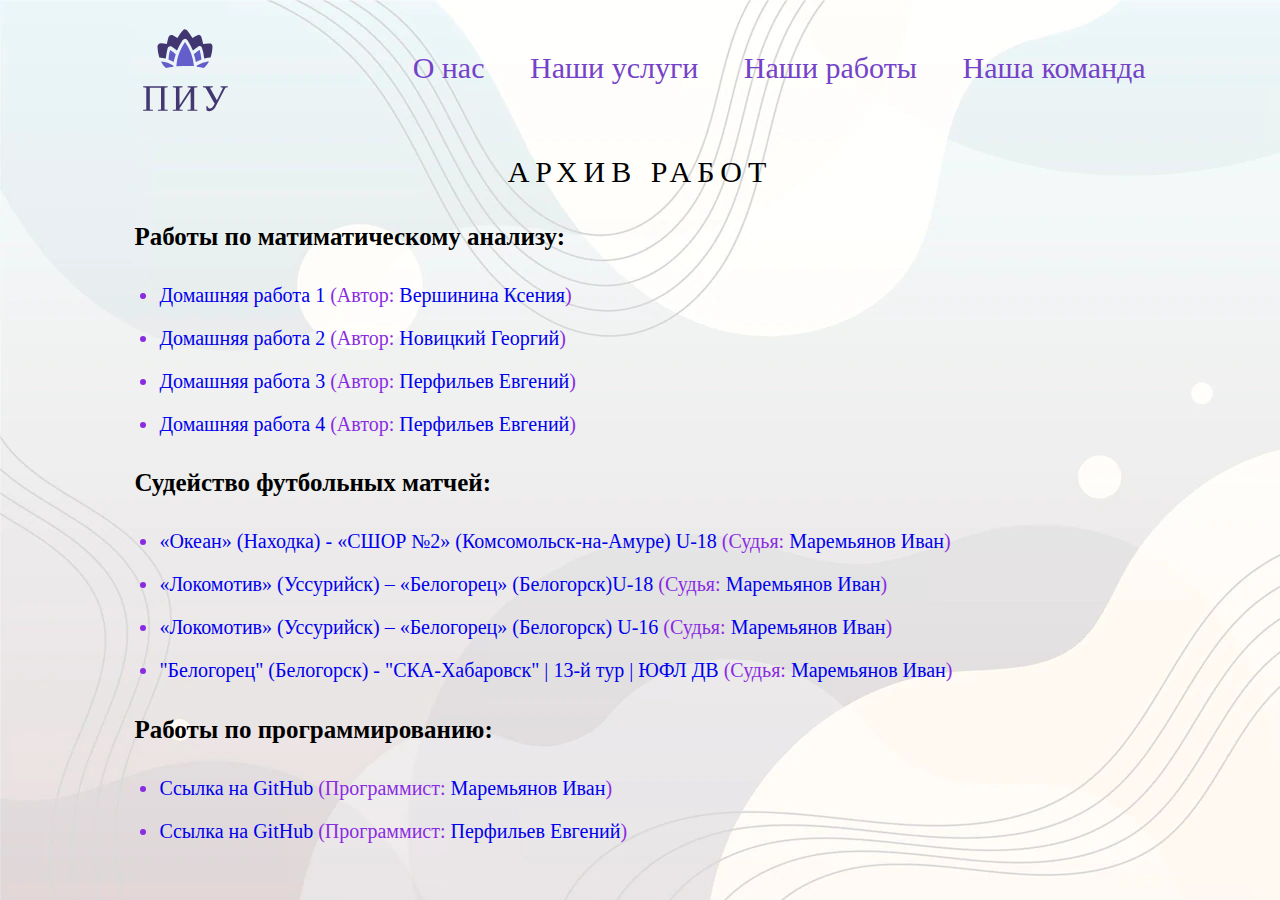
<file: Website/Works.html>
<!DOCTYPE html>
<html lang="ru">
  <head>
  	
    <meta charset="utf-8">
    <meta http-equiv="X-UA-Compatible" content="IE=edge">
    <meta name="viewport" content="width=device-width, initial-scale=1">
    <link rel="icon" href="img/Logo.svg">
    <title>Наши работы - ПИУ</title>
    <link href="css/style.css" rel="stylesheet">
   
  </head>
  <body>
  
      <header>
        <a href="Website.html"><img src="img/Logo.svg" alt="Главная" title = "Главная"></a>
        <!-- Меню -->
        <nav>
          <a class="menu" href="AboutUs.html">О нас</a>
          <a class="menu" href="Services.html">Наши услуги</a>
          <a class="menu" href="Works.html">Наши работы</a>
          <a class="menu" href="Team.html">Наша команда</a>
        </nav>
      </header>

       <main>
        
         <h1>Архив работ</h1>
           <ul class="work-list">
            <h4>Работы по матиматическому анализу:</h4>
            <li><a href="works/идз 5.2.pdf">Домашняя работа 1 </a>(Автор: <a href="Team.html#Ksenia">Вершинина Ксения</a>)</li>
            <li><a href="works/ИДЗ 5 часть 1 Новицкий.pdf">Домашняя работа 2 </a>(Автор: <a href="Team.html#Gosha">Новицкий Георгий</a>)</li>
            <li><a href="works/Перфильев-ИДЗ 6.2 мат.анализ.pdf">Домашняя работа 3 </a>(Автор: <a href="Team.html#Evgeny">Перфильев Евгений</a>)</li>
            <li><a href="works/Перфильев-ИДЗ 6.1 мат.анализ.pdf">Домашняя работа 4 </a>(Автор: <a href="Team.html#Evgeny">Перфильев Евгений</a>)</li>
        </ul>
         <ul class="work-list">
            <h4>Судейство футбольных матчей:</h4>
            <li><a href="https://www.youtube.com/watch?v=Qg_YDqbM_sg&t=6862s">«Океан» (Находка) - «СШОР №2» (Комсомольск-на-Амуре) U-18 </a>(Судья: <a href="Team.html#Vanya">Маремьянов Иван</a>)</li>
            <li><a href="https://www.youtube.com/live/8GsUgW8M7O8?feature=share">«Локомотив» (Уссурийск) – «Белогорец» (Белогорск)U-18 </a>(Судья: <a href="Team.html#Vanya">Маремьянов Иван</a>)</li>
            <li><a href="https://www.youtube.com/live/ApHCK4eqvys?feature=share">«Локомотив» (Уссурийск) – «Белогорец» (Белогорск) U-16 </a>(Судья: <a href="Team.html#Vanya">Маремьянов Иван</a>)</li>
            <li><a href="https://www.youtube.com/live/X9KAVQntT98?feature=share">"Белогорец" (Белогорск) - "СКА-Хабаровск" | 13-й тур | ЮФЛ ДВ </a>(Судья: <a href="Team.html#Vanya">Маремьянов Иван</a>)</li>
        </ul>
        <ul class="work-list">
            <h4>Работы по программированию:</h4>
            <li><a href="https://github.com/perfectoMIA">Ссылка на GitHub </a>(Программист: <a href="Team.html#Vanya">Маремьянов Иван</a>)</li>
            <li><a href="https://github.com/EvgenyPerfilev">Ссылка на GitHub </a>(Программист: <a href="Team.html#Evgeny">Перфильев Евгений</a>)</li>
        </ul>
       </main>
</file>
<file: Website/css/style.css>
html {
  font-size: 10px;
}

body{
	background: #fff url(../img/fon_1.webp);
}

header img{
	width: 100px;
	height: 100px;
	margin-right: 15%;
	display: inline-block;
}

.menu, .oval-button{
  transition: 0.5s; /* Время эффекта */ 
	font-size: 10px;
	margin-left: 5%;
	display: inline-block;
  font-size: 30px;
  color: #7442c8;
}

.menu:hover, .oval-button:hover{
  transform: scale(1.2); /* Увеличиваем масштаб */
}

a {
  text-decoration: none;
}

header{
    display: flex;
    align-items: center;
    justify-content: space-between;
    flex-direction: row;
    padding: 1% 10% 0% 10%;

}

nav{
	display: flex;
  width: 100%;
  justify-content: flex-end;
  margin-bottom: 7px;
}

main{
	padding: 1% 10% 0% 10%;
}

main img{
	margin-top: 20px;
	height: 426px;
	width: 640px;
	border-radius: 10px;
}

.card_2{
	display: flex;
	flex-direction: column;
	padding: 20px;
	justify-content: center;
}

.card_2 h2{
	border: 4px outset #a319ff;
	padding: 17px;
	border-radius: 14px;
	margin-left: 20px;
  font-size: 26px;
  font-weight: normal;
}



/*Блок "Наши преимущества"*/
.advantages{
	text-align: center;
	font-size: 30px;

}

.our-advantages{
  display: flex;
  justify-content: space-around;
  align-items: center;
  padding: 50px;
  background-color: #f5f5f5;
}

.advantage-container {
  text-align: center;
  max-width: 300px;
}

.advantage-container img {
  width: 100px;
  height: 100px;
  margin-bottom: 20px;
}

.advantage-container h3 {
  font-size: 32px;
  margin-bottom: 10px;
}

.advantage-container p {
  font-size: 18px;
  color: #666;
}
/*Блок "Наши преимущества" закончился*/



.offers{
	text-align: center;
	font-size: 30px;
}

.card_3{
  flex-direction: column;
  padding: 20px;
}

.card_3 h2{
	border: 4px dashed #a319ff;
	padding: 17px;
	border-radius: 14px;
	margin-left: 20px;
  font-size: 26px;
  font-weight: normal;
}



/*Кнопка "Наши услуги"*/
.oval-button {
	margin-top: 20px;
  display: inline-block;
  text-align: center;
  padding: 10px 20px;
  background-color: #ba66ff;
  color: #fff;
  border-radius: 50px;
  text-decoration: none;
  font-size: 15px;
  font-weight: bold;
  transition: all 0.2s ease-in-out;
  text-transform: uppercase;
}

.oval-button:hover {
  background-color: #8c00ff;
  cursor: pointer;
}
/*Кнопка "Наши услуги" закончилась*/



/*Стили FAQ*/
.faq {
  width: 80%;
  margin-top: 60px;
  font-size: 20px;
}
.faq h2{
	text-transform: uppercase;
}
 
details {
  background-color: #ba66ff;
  border: 1px solid #ddd;
  border-radius: 4px;
  padding: 0.5em;
  margin-bottom: 1em;
}
 
summary {
  font-weight: bold;
  font-size: 20px;
  cursor: pointer;
}
 
details[open] {
  background-color: #e0b3ff;
}
/*Стили FAQ закончились*/



/*СТИЛИ СТРАНИЦЫ "НАША КОМАНДА"*/
h1{
	font-weight: normal;
	font-size: 40px;
	text-align: center;
	margin-top: 20px;
	margin-bottom: 20px;
}
.card {
  display: flex;
  align-items: center;
  background-color: #e0b3ff;
  padding: 20px;
  border-radius: 10px;
  align-items: flex-start;
  margin-top: 10px;
}

.photo{
  width: 250px;
  height: 350px;
  margin-right: 20px;
  border-radius: 10px;
}

.card h2 {
  font-size: 30px;
}

.card p {
  font-size: 20px;
}

.messenger{
	margin-right: 10px;
	width: 30px;
  height: 30px;
  float: right;
}

/*анимация*/
.waviy {
	display: flex;
  position: relative;
  justify-content: center;
  letter-spacing: 0.8em;
  margin-bottom: 15px;

}
.waviy span {
	text-align: center;
  position: relative;
  display: inline-block;
  font-size: 40px;
  color: #000;
  text-transform: uppercase;
  animation: flip 3s infinite;
  animation-delay: calc(.3s * var(--i))
}
@keyframes flip {
  0%,80% {
  	color: #000;
    transform: rotateY(360deg) 
  }
}
/*анимация*/

/*СТИЛИ СТРАНИЦЫ "НАША КОМАНДА" ЗАКОНЧИЛИСЬ*/




.work-list {
    list-style-type: none;
    margin: 0;
    padding: 0;
}

.work-list li {
	margin-left: 25px;
	list-style-type:	disc;
  margin-bottom: 20px;
  font-size: 20px;
}

.work-list li a {
    text-decoration: none;
  }

.work-list li a:hover {
    text-decoration: underline;
   }

.work-list h4 {
	font-size: 25px;
}




/*Стили страницы "О нас"*/

.start{
	display: flex;
	margin-bottom: 50px;
}

.half-violet {
	border-radius: 10px;
  border: 1px solid #ddd;
 	width: 50%;
  background-color: #8a2be2;
  color: #fff;
  display: flex;
  flex-direction: column;
  justify-content: center;
  display: inline-block;
}

.half-violet p{
	margin: 20px 20px 20px 20px;
	font-size: 20px;
	}

.half-white {
	border-radius: 10px;
  border: 1px solid #ddd;
	font-size: 25px;
	line-height: 1.5;
	width: 50%;
  background-color: #fff;
  color: #000;
  display: flex;
  flex-direction: column;
  justify-content: center;
  display: inline-block;
}

h1 {
  font-size: 30px;
  text-transform: uppercase;
  letter-spacing: 0.2em;
  margin-bottom: 30px;
}
.half-white h1{
	color: #8a2be2;
}
li{
	margin-left: 15px;
	color: #8a2be2;
}
li span{
	color: #000;
}

.partners {
    display: flex;
    flex-direction: row-reverse;
    align-items: center;
  }
.partners img{
	width: 50%;
}
.partners h1{
	font-weight: bold;
	color: #8c00ff;
	font-style: normal;
}
.inf {
	 margin: 50px auto;
   width: 50%;
   background-color: #fff;
   border-radius: 10px;
   border: 1px solid #ddd;
   box-shadow: 0 10px 20px rgba(0, 0, 0, 0.1);
}



.card_4 {
    margin: 50px auto;
    width: 1000px;
    background-color: #fff;
    border-radius: 10px;
    border: 1px solid #ddd;
    box-shadow: 0 10px 20px rgba(0, 0, 0, 0.1);
    display: flex;
    overflow: hidden;
    flex-direction: row;
    justify-content: space-evenly;
}

.card_4 img {
	margin-left: 20px;
  width: 400px;
  height: 410px;
  margin-right: 20px;
  object-fit: cover;
}

.card__initials_4 {
  font-size: 2em;
  font-weight: bold;
  margin-right: 20px;
  text-align: center;
}

.card__content_4 {
  padding: 32px;
}

.card__quote_4 {
  font-size: 1.6em;
  font-style: italic;
  margin-bottom: 20px;
  text-align: right;
  padding-right: 30px;
  border-right: 1px solid #ddd;
}

.card__author_4 {
	font-size: 16px;
  text-align: right;
  margin-right: 35px;
  margin-bottom: 10px;
}
/*Стили страницы "О нас" закончились*/


/*Оформление секции контактов*/
footer {
    padding: 1% 10% 0% 10%;
    background-color: #e2e0e1;
    display: flex;
    justify-content: space-between;
}

footer h3 {
  font-size: 1.2rem;
  margin-bottom: 10px;
}

.location, .contacts {
	margin-left: 30px;
	margin-bottom: 15px;


}

.contacts li {
  margin-bottom: 5px;
}

.location h1, .information h1, .social-network h1 {
  font-family: 'InterBold', sans-serif;
  font-size: 20px;
  color: #000;
  text-align: left;
}

.information p {
	width: 300px;
	font-size: 15px;
  font-family: 'InterRegular', sans-serif;
  color: #000;
}
.social-network a {
	font-size: 20px;
  color: #000;
  font-style: italic;
  line-height: 1.5;
}
.social-network a:hover{
  color:#225384;
} 
.information .social-network {
  margin-top: 63px;
  color: #000;
  font-size: 20px;
}
/*Оформление секции контактов закончился*/




.services {
    display: flex;
    flex-wrap: wrap;
    justify-content: space-between;
    }
.card_5 {
   display: inline-block;
   margin: 20px;
   padding: 20px;
   border: 1px solid #ccc;
   box-shadow: 0 0 10px rgba(0,0,0,0.2);
   width: 250px;
   height: 450px;
  }
  .card_5 img {
   width: 100%;
   height: 250px;
   object-fit: cover;
   margin-bottom: 10px;
  }
  .card_5 h3 {
   font-size: 18px;
   margin-bottom: 10px;
  }
  .card_5 p {
  	line-height: 1.5;
   font-size: 14px;
   margin: 0;
  }
  .card_5 button {
   display: block;
   margin-top: 16px;
   padding: 10px 20px;
   background-color: #ba66ff;
   color: #fff;
   border: none;
   border-radius: 5px;
   cursor: pointer;
   font-size: 16px;
   transition: all 0.3s ease-in-out;
  }
  .card_5 button:hover {
   background-color: #8c00ff;
  }
</file>
